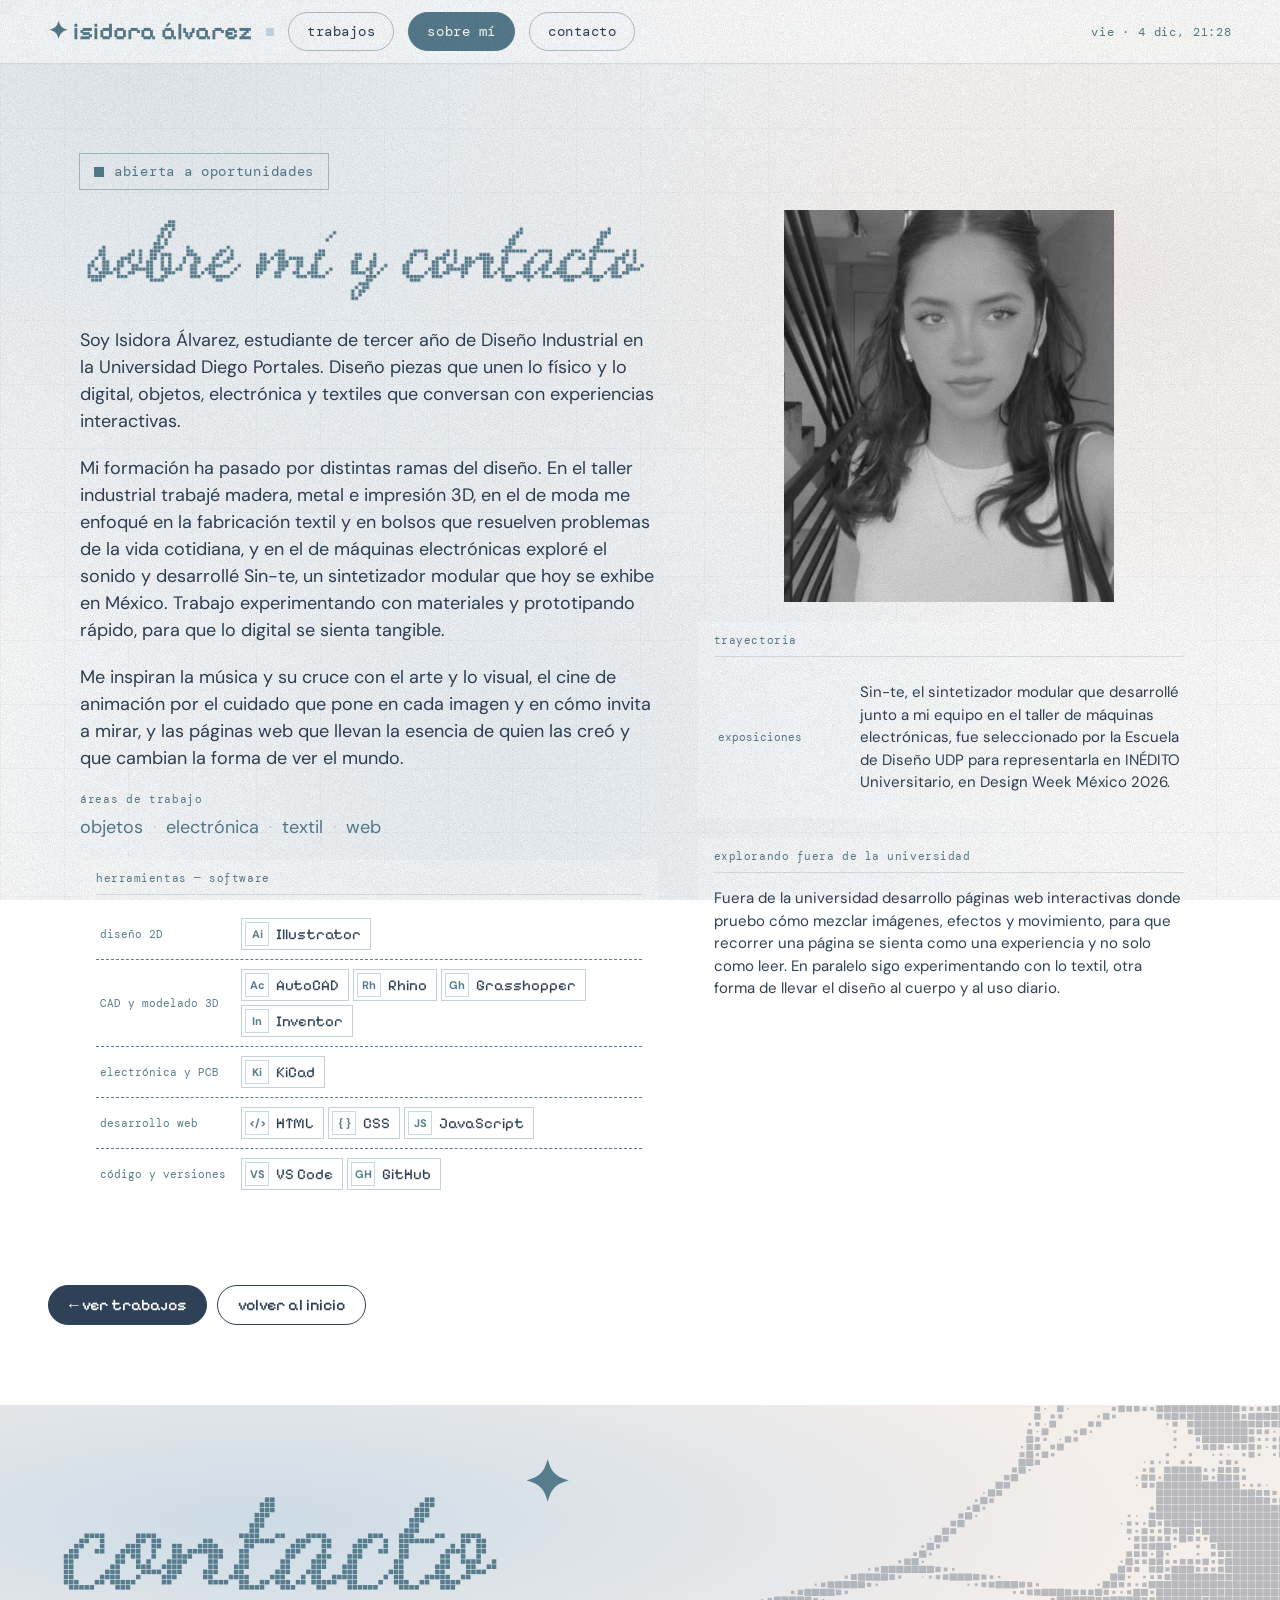
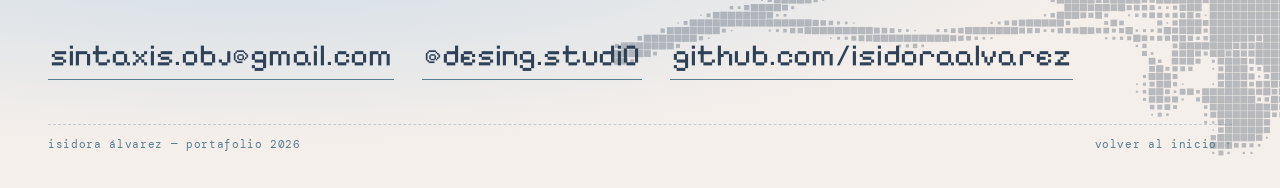
<file: sobre-mi.html>
<!doctype html>
<html lang="es">
<head>
  <meta charset="utf-8">
  <meta name="viewport" content="width=device-width, initial-scale=1">
  <title>Sobre mí — Isidora Álvarez</title>
  <meta name="description" content="Sobre mí: Isidora Álvarez, diseñadora industrial. Trayectoria, herramientas y contacto.">

  <link rel="preconnect" href="https://fonts.googleapis.com">
  <link rel="preconnect" href="https://fonts.gstatic.com" crossorigin>
  <link href="https://fonts.googleapis.com/css2?family=DM+Mono:wght@400;500&family=DM+Sans:opsz,wght@9..40,400;9..40,500;9..40,700&family=Pixelify+Sans:wght@400..700&family=Dancing+Script:wght@700&display=swap" rel="stylesheet">

  <link rel="stylesheet" href="style.css">

  <script>document.documentElement.classList.add("js");</script>
  <script defer src="script.js"></script>
</head>
<body>

  <canvas id="rastro" class="rastro" aria-hidden="true"></canvas>

  <!-- ===== 1. Barra superior ===== -->
  <header class="barra">
    <nav class="tb tb--menu" aria-label="Principal">
      <a class="tb__logo" href="index.html">isidora álvarez</a>
      <span class="tb__sep" aria-hidden="true"></span>
      <a class="tb__link" href="index.html#trabajos">trabajos</a>
      <a class="tb__link activo" href="sobre-mi.html" aria-current="page">sobre mí</a>
      <a class="tb__link" href="#contacto" data-seccion="contacto">contacto</a>
      <span class="tb__espacio"></span>
      <time class="tb__reloj" data-reloj></time>
    </nav>
  </header>

  <main class="pagina-sobre">

    <!-- ===== 4. About Me ===== -->
    <section class="seccion sobre" id="sobre-mi">

      <article class="win win--about revelar" data-arrastrable>
        <div class="tb"><span class="tb__titulo">sobre-mi</span><span class="tb__botones" aria-hidden="true"><i></i><i></i><i></i></span></div>
        <div class="about">
          <div class="about__col">
            <span class="pill"><span class="pill__punto"></span>abierta a oportunidades</span>
            <h1 class="titulo-l"><span data-puntos>sobre mí y contacto</span></h1>
            <p class="cuerpo bio__mas">Soy Isidora Álvarez, estudiante de tercer año de Diseño Industrial en la Universidad Diego Portales. Diseño piezas que unen lo físico y lo digital, objetos, electrónica y textiles que conversan con experiencias interactivas.</p>
            <p class="cuerpo bio__mas">Mi formación ha pasado por distintas ramas del diseño. En el taller industrial trabajé madera, metal e impresión 3D, en el de moda me enfoqué en la fabricación textil y en bolsos que resuelven problemas de la vida cotidiana, y en el de máquinas electrónicas exploré el sonido y desarrollé Sin-te, un sintetizador modular que hoy se exhibe en México. Trabajo experimentando con materiales y prototipando rápido, para que lo digital se sienta tangible.</p>
            <p class="cuerpo bio__mas">Me inspiran la música y su cruce con el arte y lo visual, el cine de animación por el cuidado que pone en cada imagen y en cómo invita a mirar, y las páginas web que llevan la esencia de quien las creó y que cambian la forma de ver el mundo.</p>

            <div class="bloque-tools">
              <p class="mono">áreas de trabajo</p>
              <p class="areas">objetos <span aria-hidden="true">·</span> electrónica <span aria-hidden="true">·</span> textil <span aria-hidden="true">·</span> web</p>
            </div>

            <div class="win win--interna win--herramientas">
              <div class="tb"><span class="tb__titulo">herramientas — software</span></div>
              <div class="win__cuerpo win__cuerpo--filas">
                <div class="contacto">
                  <span class="contacto__etq">diseño 2D</span>
                  <ul class="software">
                    <li><i class="ico" aria-hidden="true">Ai</i>Illustrator</li>
                  </ul>
                </div>
                <div class="contacto">
                  <span class="contacto__etq">CAD y modelado 3D</span>
                  <ul class="software">
                    <li><i class="ico" aria-hidden="true">Ac</i>AutoCAD</li>
                    <li><i class="ico" aria-hidden="true">Rh</i>Rhino</li>
                    <li><i class="ico" aria-hidden="true">Gh</i>Grasshopper</li>
                    <li><i class="ico" aria-hidden="true">In</i>Inventor</li>
                  </ul>
                </div>
                <div class="contacto">
                  <span class="contacto__etq">electrónica y PCB</span>
                  <ul class="software">
                    <li><i class="ico" aria-hidden="true">Ki</i>KiCad</li>
                  </ul>
                </div>
                <div class="contacto">
                  <span class="contacto__etq">desarrollo web</span>
                  <ul class="software">
                    <li><i class="ico" aria-hidden="true">&lt;/&gt;</i>HTML</li>
                    <li><i class="ico" aria-hidden="true">{ }</i>CSS</li>
                    <li><i class="ico" aria-hidden="true">JS</i>JavaScript</li>
                  </ul>
                </div>
                <div class="contacto">
                  <span class="contacto__etq">código y versiones</span>
                  <ul class="software">
                    <li><i class="ico" aria-hidden="true">VS</i>VS Code</li>
                    <li><i class="ico" aria-hidden="true">GH</i>GitHub</li>
                  </ul>
                </div>
              </div>
            </div>
          </div>

          <div class="about__col">
            <figure class="perfil">
              <img src="imagenes/ui/foto-perfil.jpg" alt="Foto de Isidora Álvarez" width="835" height="476" style="object-position: 56% 30%">
            </figure>
            <div class="win win--interna">
              <div class="tb"><span class="tb__titulo">trayectoria</span></div>
              <div class="win__cuerpo win__cuerpo--filas">
                <div class="contacto"><span class="contacto__etq">exposiciones</span><p class="cuerpo-s">Sin-te, el sintetizador modular que desarrollé junto a mi equipo en el taller de máquinas electrónicas, fue seleccionado por la Escuela de Diseño UDP para representarla en INÉDITO Universitario, en Design Week México 2026.</p></div>
              </div>
            </div>
            <div class="win win--interna">
              <div class="tb"><span class="tb__titulo">explorando fuera de la universidad</span></div>
              <div class="win__cuerpo"><p class="cuerpo-s">Fuera de la universidad desarrollo páginas web interactivas donde pruebo cómo mezclar imágenes, efectos y movimiento, para que recorrer una página se sienta como una experiencia y no solo como leer. En paralelo sigo experimentando con lo textil, otra forma de llevar el diseño al cuerpo y al uso diario.</p></div>
            </div>
          </div>
        </div>
      </article>
    </section>

    <nav class="pagina-sobre__nav" aria-label="Seguir navegando">
      <a class="btn btn--primario" href="index.html#trabajos">← ver trabajos</a>
      <a class="btn btn--secundario" href="index.html">volver al inicio</a>
    </nav>
  </main>

  <footer class="pie" id="contacto">
    <div class="follaje follaje--pie" data-follaje="120x50" aria-hidden="true"></div>
    <p class="pie__grande"><span data-puntos>contacto</span><span class="pie__estrella">✦</span></p>
    <div class="pie__idea">
      <button class="btn btn--primario" type="button" aria-expanded="false" aria-controls="idea-opciones" data-idea>¿tienes una idea? hablemos →</button>
      <div class="idea__opciones" id="idea-opciones" hidden>
        <a class="btn btn--secundario" href="https://mail.google.com/mail/?view=cm&amp;fs=1&amp;to=sintaxis.obj@gmail.com&amp;su=Tengo%20una%20idea" target="_blank" rel="noopener">escribir por Gmail</a>
        <a class="btn btn--secundario" href="https://ig.me/m/desing.studi0" target="_blank" rel="noopener">mensaje por Instagram</a>
        <button class="btn btn--secundario" type="button" data-copiar="sintaxis.obj@gmail.com">copiar correo</button>
      </div>
    </div>    <div class="pie__datos">
      <a href="mailto:sintaxis.obj@gmail.com">sintaxis.obj@gmail.com</a>
      <a href="https://www.instagram.com/desing.studi0/" target="_blank" rel="noopener">@desing.studi0</a>
      <a href="https://github.com/isidoraalvarez" target="_blank" rel="noopener">github.com/isidoraalvarez</a>
    </div>
    <div class="pie__fila">
      <p class="mono">Isidora Álvarez — portafolio 2026</p>
      <a class="mono pie__arriba" href="index.html">volver al inicio ↑</a>
    </div>
  </footer>

</body>
</html>
</file>
<file: style.css>
/* Portafolio Isidora Álvarez 2026 */

/* ---------- 01. Tokens ---------- */
:root {
  --marino: #2F4156;
  --rey: #567C8D;
  --medio: #567C8D;
  --claro: #C8D9E6;
  --tormenta: var(--rey);
  --pavimento: var(--claro);
  --f-pixel: "Pixelify Sans", "DM Mono", monospace;
  --f-script: "Instrument Serif", Georgia, serif;
  --f-sans: "DM Sans", system-ui, sans-serif;
  --f-mono: "DM Mono", ui-monospace, monospace;
  --margen: 48px;
  --ease: cubic-bezier(.2, .8, .2, 1);
  --rapido: 220ms;
  --pixel: #567C8D;
  --oxford: #2F4156;
  --acero: #567C8D;
  --escarcha: #C8D9E6;
  --secreto: #C8D9E6;
  --celeste: #C8D9E6;
  --lavanda: #C8D9E6;
  --papel: #FFFFFF;
  --luna: #F5EFEB;
  --sombra: 0 24px 60px rgba(47, 65, 86, .12);
  --sombra-h: 0 30px 70px rgba(47, 65, 86, .18);
  --alto-header: 64px;
}

/* ---------- 02. Base ---------- */
*, *::before, *::after { box-sizing: border-box; }
html {
  scroll-behavior: smooth;
  scroll-padding-top: calc(var(--alto-header) + 16px);
  -webkit-text-size-adjust: 100%;
  text-size-adjust: 100%;
  cursor: auto;
}
html.con-modal { overflow: hidden; }
body {
  margin: 0;
  color: var(--oxford);
  font-family: var(--f-sans);
  font-size: 17px;
  line-height: 1.5;
  -webkit-font-smoothing: antialiased;
  overflow-x: hidden;
}
/* Grano fotocopia */
body::after {
  content: "";
  position: fixed;
  inset: 0;
  z-index: 300;
  pointer-events: none;
  background: url("data:image/svg+xml,%3Csvg xmlns='http://www.w3.org/2000/svg' width='180' height='180'%3E%3Cfilter id='n'%3E%3CfeTurbulence type='fractalNoise' baseFrequency='1.1' numOctaves='2' stitchTiles='stitch'/%3E%3CfeColorMatrix values='0 0 0 0 0 0 0 0 0 0 0 0 0 0 0 0 0 0 1.4 -.3'/%3E%3C/filter%3E%3Crect width='100%25' height='100%25' filter='url(%23n)'/%3E%3C/svg%3E");
  mix-blend-mode: multiply;
  opacity: .12;
}
img { display: block; max-width: 100%; }
a { color: inherit; text-decoration: none; }
button { font: inherit; color: inherit; background: none; border: 0; padding: 0; }
a, button, [role="button"], .palabra-caja, .indice__fila, .acordeon__panel, label { cursor: pointer; }
h1, h2, h3, p, figure, ul, ol { margin: 0; padding: 0; }
ul, ol { list-style: none; }
:focus-visible { outline: 2px dashed var(--pixel); outline-offset: 3px; }
::selection { background: var(--pixel); color: var(--papel); }
.rastro { position: fixed; inset: 0; width: 100vw; height: 100vh; z-index: 60; pointer-events: none; }
/* Bloques de píxeles */
/* Follaje en trama de puntos */
.follaje { position: absolute; pointer-events: none; z-index: 0; color: var(--pixel); }
.follaje svg { width: 100%; height: 100%; display: block; }
.follaje circle, .follaje rect { fill: currentColor; }

/* ---------- 03. Tipografía ---------- */
.caja {
  display: inline-block;
  align-self: flex-start;
  padding: 3px 8px;
  background: var(--pixel);
  color: var(--papel);
  font-family: var(--f-mono);
  font-size: 12px;
  line-height: 1.25;
  letter-spacing: .04em;
  text-transform: lowercase;
}
.etiqueta, .mono {
  font-family: var(--f-mono);
  font-size: 11px;
  line-height: 1.3;
  letter-spacing: .06em;
  text-transform: lowercase;
  color: var(--acero);
}
.cuerpo { font-size: 18px; line-height: 1.5; }
.cuerpo-s { font-size: 15px; line-height: 1.5; }
.titulo-xl {
  font-family: var(--f-pixel);
  font-weight: 700;
  font-size: min(clamp(96px, 16vw, 250px), calc((100vw - 2 * var(--margen)) / 4.8));
  line-height: .8;
  letter-spacing: -.02em;
  text-align: center;
  color: var(--pixel);
  text-transform: none;
}
.titulo-l { font-family: var(--f-pixel); font-weight: 600; font-size: clamp(40px, 4.6vw, 70px); line-height: .9; }
.titulo-l em { font-family: var(--f-script); font-style: italic; font-weight: 400; text-transform: none; color: var(--oxford); }

/* ---------- 04. Barra superior ---------- */
.barra { position: sticky; top: 0; z-index: 100; }
.tb--menu {
  height: var(--alto-header);
  display: flex;
  align-items: center;
  padding: 0 var(--margen);
  font-family: var(--f-mono);
  letter-spacing: .06em;
}
.tb__logo { font-family: var(--f-pixel); font-weight: 600; letter-spacing: 0; }
.tb__link {
  transition: background var(--rapido), color var(--rapido);
  font-size: 14px;
  letter-spacing: .04em;
  padding: 8px 18px;
  border: 1px solid rgba(86, 124, 141, .45);
  border-radius: 999px;
}
.tb__espacio { flex: 1; }
.tb__reloj { white-space: nowrap; color: var(--acero); font-size: 12px; }

/* ---------- 05. Botones y pill ---------- */
.botones { display: flex; flex-wrap: wrap; gap: 10px; }
.btn {
  display: inline-flex;
  align-items: center;
  font-family: var(--f-pixel);
  font-size: 16px;
  font-weight: 500;
  line-height: 1;
  text-transform: lowercase;
  white-space: nowrap;
  transition: transform var(--rapido) steps(2), box-shadow var(--rapido) steps(2), background var(--rapido), color var(--rapido);
  border: 1px solid var(--oxford);
  border-radius: 999px;
  padding: 11px 20px;
}
.btn:active { transform: none; box-shadow: none; }
.btn--deshabilitado { opacity: .55; pointer-events: none; border-style: dashed; }
.pill {
  display: inline-flex;
  align-items: center;
  gap: 8px;
  align-self: flex-start;
  padding: 4px 10px;
  background: var(--pixel);
  color: var(--papel);
  font-family: var(--f-mono);
  font-size: 11px;
  letter-spacing: .05em;
  white-space: nowrap;
}
.pill__punto { width: 8px; height: 8px; animation: latido 1.6s steps(2) infinite; }
.ficha {
  padding: 4px 9px;
  border: 1px dashed var(--acero);
  font-family: var(--f-mono);
  font-size: 11px;
  color: var(--acero);
  transition: background var(--rapido), color var(--rapido), border-color var(--rapido);
}
.ficha:hover { background: var(--pixel); border-color: var(--pixel); border-style: solid; color: var(--papel); }

/* ---------- 06. Ventana (.win) ---------- */
.win {
  position: relative;
  display: flex;
  flex-direction: column;
  background: var(--papel);
  border: 2px solid var(--oxford);
  box-shadow: var(--sombra);
  transition: box-shadow var(--rapido) steps(2);
}
.tb__titulo {
  flex: 1;
  min-width: 0;
  font-family: var(--f-mono);
  font-size: 11px;
  letter-spacing: .05em;
  white-space: nowrap;
  overflow: hidden;
  text-overflow: ellipsis;
}
.tb__botones { gap: 4px; display: none; }
.tb__botones i { width: 10px; height: 10px; border: 2px solid var(--papel); }
.tb__botones i:last-child { background: var(--papel); }
.win.arrastrando { transition: none; box-shadow: var(--sombra-h); }
.win.arrastrando > .tb { cursor: grabbing; }
.win__cuerpo { display: flex; flex-direction: column; align-items: flex-start; gap: 12px; padding: 14px 16px; }

/* ---------- 07. Portada ---------- */
.portada {
  position: relative;
  display: flex;
  flex-direction: column;
  gap: 24px;
  padding: 26px var(--margen) 48px;
  min-height: calc(100svh - var(--alto-header));
  overflow: hidden;
  --opacidad-fondo: .32;
}
.portada > * { position: relative; z-index: 1; }
.cabecera { display: flex; flex-wrap: wrap; align-items: center; gap: 8px; }
.cabecera__fin { margin-left: auto; }
.portada__grid { flex: 1; display: grid; grid-template-columns: minmax(0, 1fr) 440px; align-items: end; gap: 24px; }
/* Titulo dinámico */
.titular { display: flex; flex-direction: column; font-weight: 400; white-space: nowrap; gap: 0; line-height: 1; }
.titular__hola { font-family: var(--f-script); font-style: italic; letter-spacing: -.03em; color: var(--oxford); }
.titular__hola::after {
  content: " ✦";
  font-size: .35em;
  vertical-align: super;
  color: var(--pixel);
  font-style: normal;
  display: none;
}
.titular__linea {
  font-family: var(--f-pixel);
  font-weight: 700;
  letter-spacing: -.01em;
  text-transform: uppercase;
  color: var(--pixel);
  font-size: clamp(54px, 6.6vw, 112px);
}
.titular__linea--2 { display: flex; align-items: flex-end; gap: .1em; }
.titular__rota { display: inline-flex; align-items: baseline; }
.portada__texto { align-self: start; display: flex; flex-direction: column; gap: 22px; padding-top: clamp(8px, 3vh, 36px); }
.portada__texto .portada__bajada { max-width: 560px; }
.palabra-caja { display: inline-block; padding: 0 .06em; cursor: pointer; transition: width .5s var(--ease); }
.palabra {
  display: inline-block;
  font-family: var(--f-script);
  font-style: italic;
  font-weight: 400;
  text-transform: none;
  transition: opacity .35s steps(3), filter .35s steps(3), transform .35s steps(3);
  color: var(--oxford);
  font-size: 1em;
}
.palabra.sale { opacity: 0; filter: blur(8px); transform: translateY(.15em); }
.palabra.entra { opacity: 0; filter: blur(8px); transform: translateY(-.15em); transition: none; }
/* Escenario */
.escenario {
  position: relative;
  height: 560px;
  display: flex;
  flex-direction: column;
  align-items: center;
  justify-content: flex-end;
}
.personaje { position: relative; align-self: flex-start; margin-left: 110px; outline-offset: 8px; z-index: 2; }
.personaje .pixel { display: block; width: 216px; height: auto; image-rendering: pixelated; }
/* Avatar pixel art: cuadros de animación */
.pixel__respira { animation: respirar 1.2s steps(1) infinite; }
.pixel__parpado, .pixel__boca, .pixel__pupilas--der, .pixel__brazo--saludoA, .pixel__brazo--saludoB, .pixel__brazo--apunta {
  display: none;
}
.pixel.parpadea .pixel__parpado { display: inline; }
.pixel.parpadea .pixel__pupilas { display: none; }
.pixel.mira-der .pixel__pupilas--izq { display: none; }
.pixel.mira-der:not(.parpadea) .pixel__pupilas--der { display: inline; }
.pixel.habla .pixel__boca { display: inline; }
.pixel.saluda .pixel__brazo--abajo, .pixel.apunta .pixel__brazo--abajo { display: none; }
.pixel.saluda .pixel__brazo--saludoA { display: inline; }
.pixel.saluda.ola-b .pixel__brazo--saludoA { display: none; }
.pixel.saluda.ola-b .pixel__brazo--saludoB { display: inline; }
.pixel.apunta .pixel__brazo--apunta { display: inline; }
/* Herramientas en Sobre mí */
.win--herramientas { z-index: 3; }
.win--herramientas:hover { box-shadow: 4px 4px 0 var(--escarcha); }
/* Globo */
.globo {
  position: absolute;
  z-index: 4;
  top: 0;
  left: 50%;
  max-width: min(240px, 70vw);
  padding: 7px 11px;
  background: var(--pixel);
  color: var(--papel);
  font-family: var(--f-pixel);
  font-size: 16px;
  line-height: 1.15;
  white-space: normal;
  opacity: 0;
  transform: translate(-10%, 8px);
  transition: opacity .2s steps(2), transform .2s steps(2);
  pointer-events: none;
}
.globo::after {
  content: "";
  position: absolute;
  left: 20px;
  bottom: -10px;
  width: 12px;
  height: 10px;
  background: var(--pixel);
  clip-path: polygon(0 0, 100% 0, 0 100%);
}
.globo.visible { opacity: 1; transform: translate(-10%, 0); }
.escenario .globo { top: 46px; }
.portada__bajada { max-width: 560px; }

/* ---------- 08. Trabajos ---------- */
.seccion { position: relative; padding: 72px var(--margen); }
.trabajos { overflow: clip; padding-bottom: 100px; }
/* Fondo de cuadritos, difuminado y suave, solo en trabajos */
.trabajos::before {
  content: "";
  position: absolute;
  inset: -24px;
  z-index: 0;
  pointer-events: none;
  background: url("imagenes/ui/fondo-trabajos-tronco.jpg") center / cover;
  opacity: .28;
}
.trabajos > .follaje--trabajos { position: absolute; left: -4%; top: 0; width: 40%; height: 340px; opacity: .2; }
.trabajos__cab {
  position: relative;
  z-index: 1;
  display: flex;
  flex-direction: column;
  align-items: center;
  gap: 14px;
  margin-bottom: 44px;
}
.indice { position: relative; z-index: 1; margin: 0 -16px; border-bottom: 1px dashed var(--acero); }
.indice__fila {
  position: relative;
  display: grid;
  grid-template-columns: 44px minmax(0, 1fr) 260px 60px 80px;
  align-items: center;
  gap: 16px;
  padding: 12px 16px;
  border-top: 1px dashed var(--acero);
  transition: background var(--rapido) steps(2), color var(--rapido) steps(2);
  border-top-color: rgba(86, 124, 141, .25);
}
.indice__item:first-child .indice__fila { border-top: 0; }
.indice__num { font-family: var(--f-pixel); font-size: 15px; color: var(--acero); }
.indice__titulo {
  font-family: var(--f-pixel);
  font-weight: 600;
  line-height: 1;
  color: var(--pixel);
  text-transform: none;
  font-size: clamp(34px, 4vw, 62px);
}
.indice__fila:hover .mono { color: var(--papel); }
.indice__abrir {
  justify-self: end;
  font-family: var(--f-mono);
  font-size: 11px;
  opacity: 0;
  transition: opacity var(--rapido) steps(2);
}
.indice__fila:hover .indice__abrir { opacity: 1; color: var(--papel); }

/* ---------- 09. About Me ---------- */
.sobre { padding-bottom: 110px; }
.about { display: grid; grid-template-columns: 1.15fr 1fr; gap: 40px; padding: 32px; align-items: start; }
.about__col { display: flex; flex-direction: column; gap: 20px; min-width: 0; }
.bio__mas { max-width: 620px; color: var(--oxford); }
.areas { font-size: 18px; line-height: 1.4; color: var(--pixel); }
.areas span { color: var(--claro); padding: 0 .25em; }
.bloque-tools { display: flex; flex-direction: column; gap: 8px; }
.win--interna { border-width: 1px; box-shadow: 4px 4px 0 var(--escarcha); }
.win__cuerpo--filas { gap: 0; align-items: stretch; }
.contacto {
  display: flex;
  align-items: center;
  gap: 12px;
  min-height: 40px;
  padding: 10px 4px;
  border-bottom: 1px dashed var(--acero);
}
.contacto:last-child { border-bottom: 0; }
.contacto__etq { flex: none; width: 130px; font-family: var(--f-mono); font-size: 11px; color: var(--acero); }
/* Lista de software */
.software { flex: 1; display: flex; flex-wrap: wrap; gap: 6px; }
/* íconos de cada software, logos no oficiales */
.ico {
  display: inline-grid;
  place-items: center;
  min-width: 24px;
  height: 24px;
  padding: 0 3px;
  background: var(--papel);
  color: var(--pixel);
  font-family: var(--f-sans);
  font-style: normal;
  font-weight: 700;
  font-size: 11px;
  letter-spacing: 0;
  box-shadow: inset 0 0 0 1px var(--claro);
}
.software li:hover .ico { color: var(--oxford); }
.perfil {
  margin-top: 56px;
  width: 100%;
  max-width: 330px;
  aspect-ratio: 32 / 38;
  display: grid;
  place-items: center;
  align-self: center;
  overflow: hidden;
}
.perfil img { width: 100%; height: 100%; object-fit: cover; object-position: 50% 50%; }
.notas { display: grid; grid-template-columns: 1fr 1fr; gap: 14px; }

/* ---------- 10. Pie ---------- */
.pie { position: relative; overflow: hidden; padding: 56px var(--margen) 36px; }
.pie > * { position: relative; z-index: 1; }
.pie > .follaje--pie {
  position: absolute;
  z-index: 0;
  right: -4%;
  top: 0;
  width: 56%;
  height: 100%;
  opacity: .3;
  color: var(--oxford);
}
.pie__grande {
  font-family: var(--f-pixel);
  font-weight: 700;
  font-size: clamp(64px, 11vw, 180px);
  line-height: .85;
  color: var(--pixel);
  font-style: normal;
  text-transform: none;
}
.pie__estrella { font-size: .4em; vertical-align: top; color: var(--acero); }
/* botón para escribirme */
.pie__idea { margin-top: 26px; display: none; }
body.en-contacto .pie__idea { display: block; }
.idea__opciones { display: flex; flex-wrap: wrap; gap: 10px; margin-top: 12px; }
.idea__opciones[hidden] { display: none; }
.pie__datos {
  display: flex;
  flex-wrap: wrap;
  gap: 10px 28px;
  margin-top: 22px;
  font-family: var(--f-pixel);
  font-size: clamp(20px, 2.4vw, 32px);
}
.pie__fila {
  display: flex;
  justify-content: space-between;
  flex-wrap: wrap;
  gap: 14px;
  margin-top: 44px;
  padding-top: 12px;
  border-top: 1px dashed var(--papel);
  border-top-color: rgba(86, 124, 141, .3);
}

/* ---------- 11. Detalle de proyecto ---------- */
.detalle { position: fixed; inset: 0; z-index: 200; display: grid; place-items: center; padding: 26px var(--margen); }
.detalle[hidden] { display: none; }
.detalle__fondo {
  position: absolute;
  inset: 0;
  background: repeating-conic-gradient(rgba(14, 27, 56, .5) 0 25%, transparent 0 50%) 0 0 / 4px 4px, rgba(14, 27, 56, .45);
  opacity: 0;
  transition: opacity .3s steps(4);
}
.win--detalle {
  width: min(1180px, 100%);
  max-height: calc(100svh - 52px);
  opacity: 0;
  transform: translateY(20px) scale(.97);
  transition: opacity .3s steps(4), transform .4s var(--ease);
}
.win--detalle:hover { box-shadow: var(--sombra); }
.detalle.abierto .detalle__fondo { opacity: 1; }
.detalle.abierto .win--detalle { opacity: 1; transform: none; }
.detalle__cuerpo {
  flex: 1;
  min-height: 0;
  overflow-y: auto;
  overscroll-behavior: contain;
  padding: 32px 40px 40px;
  gap: 0;
  align-items: stretch;
}
.detalle__cuerpo > * { flex-shrink: 0; }
.detalle__cab {
  display: flex;
  flex-direction: column;
  gap: 16px;
  padding-bottom: 22px;
  border-bottom: 2px solid var(--oxford);
  border-bottom-color: rgba(86, 124, 141, .3);
}
.detalle__destacado {
  align-self: flex-start;
  padding: 4px 10px;
  background: var(--pixel);
  color: var(--papel);
  font-size: 14px;
  font-weight: 500;
}
.detalle__destacado a { margin-left: 6px; text-decoration: underline; text-underline-offset: 3px; }
/* dentro de cada proyecto se usa una sola tipografía: DM Mono */
.win--detalle, .win--detalle * { font-family: var(--f-mono) !important; }
.win--detalle .detalle__titulo { font-weight: 500; letter-spacing: -.03em; }
.win--detalle .creditos__nombre { font-weight: 500; font-size: 20px; }
.detalle__ficha { display: flex; flex-direction: column; gap: 14px; }
.detalle__titulo {
  font-family: var(--f-pixel);
  font-weight: 700;
  font-size: clamp(46px, 6.6vw, 104px);
  line-height: .9;
  text-transform: uppercase;
  color: var(--pixel);
}
.metadatos { display: grid; grid-template-columns: repeat(4, 1fr); gap: 8px; }
.meta { display: flex; flex-direction: column; gap: 4px; padding: 8px 10px; border: 1px dashed var(--acero); }
.meta__valor { font-size: 15px; line-height: 1.3; }
.enlaces { display: flex; flex-wrap: wrap; gap: 10px; }
.enlaces:empty { display: none; }
.bloques { display: grid; grid-template-columns: repeat(3, 1fr); gap: 14px; margin-top: 30px; }
.bloque {
  display: flex;
  flex-direction: column;
  gap: 8px;
  padding: 12px 14px;
  border: 1px solid var(--oxford);
  background: var(--luna);
}
.bloque__etq { font-weight: 700; font-size: 13px; text-transform: lowercase; color: var(--pixel); }
.bloques .cuerpo-s, .bloque__etq { font-family: var(--f-sans); }
.detalle__seccion > .bloques { margin-top: 0; }
.detalle__seccion { display: flex; flex-direction: column; gap: 12px; margin-top: 36px; }
.detalle__seccion > .etiqueta { align-self: flex-start; padding: 3px 8px; background: var(--pixel); color: var(--papel); }
.video__marco { aspect-ratio: 16 / 9; background: var(--oxford); display: grid; place-items: center; }
.video__marco iframe, .video__marco video { width: 100%; height: 100%; border: 0; display: block; }
.video__marco .mono { color: var(--escarcha); }
/* videos propios: la ventana toma la forma del video, sin franjas */
.detalle__seccion .win:has(video), .detalle__seccion .win:has(.video__gif) {
  align-self: flex-start;
  width: fit-content;
  max-width: 100%;
}
.video__marco:has(video), .video__marco:has(.video__gif) { aspect-ratio: auto; display: block; background: none; }
.video__marco video, .video__gif { display: block; width: auto; height: auto; max-width: 100%; max-height: min(72vh, 640px); }
.detalle__seccion .win { max-width: 860px; }
/* Acordeón de proceso */
.acordeon { display: flex; gap: 6px; height: 460px; }
.acordeon__panel {
  position: relative;
  flex: 1 1 0;
  min-width: 44px;
  overflow: hidden;
  border: 2px solid var(--oxford);
  background: var(--oxford);
  transition: flex .55s var(--ease);
  border-color: transparent;
}
/* el panel abierto toma la proporción de su foto: sin márgenes */
.acordeon__panel.activo { flex: 0 0 min(calc(456px * var(--ratio, 1)), calc(100% - min((var(--n, 4) - 1) * 50px, 40%))); }
.acordeon--muchos { gap: 4px; }
.acordeon--muchos .acordeon__panel { min-width: 0; border-width: 1px; }
.acordeon--muchos .acordeon__panel:not(.activo) .acordeon__num { display: none; }
.acordeon--vacio .acordeon__panel.activo { flex: 7 1 0; }
.acordeon__panel img {
  position: absolute;
  inset: 0;
  width: 100%;
  height: 100%;
  object-fit: cover;
  object-position: 50% 50%;
  filter: grayscale(1) contrast(1.2);
  opacity: .65;
  transition: filter .3s steps(3), opacity .3s steps(3);
}
.acordeon__panel.activo img { filter: none; opacity: 1; }
.acordeon__num {
  position: absolute;
  left: 6px;
  bottom: 6px;
  padding: 3px 6px;
  background: var(--papel);
  color: var(--oxford) !important;
  writing-mode: vertical-rl;
  rotate: 180deg;
}
.acordeon__panel.activo .acordeon__num {
  writing-mode: horizontal-tb;
  rotate: 0deg;
  background: var(--pixel);
  color: var(--papel) !important;
}
.acordeon--vacio .acordeon__panel {
  background: url("data:image/svg+xml,%3Csvg xmlns='http://www.w3.org/2000/svg' width='7' height='7'%3E%3Crect x='2.2' y='2.2' width='2.6' height='2.6' fill='%23C8D9E6'/%3E%3C/svg%3E") 0 0 / 7px 7px, var(--luna);
  border-style: dashed;
}
.acordeon__vacio { position: absolute; inset: 0; display: grid; place-items: center; opacity: 0; transition: opacity .3s; }
.acordeon__panel.activo .acordeon__vacio { opacity: 1; }
/* Créditos */
.creditos__lista { display: flex; flex-direction: column; }
.creditos__fila {
  display: flex;
  flex-wrap: wrap;
  align-items: baseline;
  gap: 4px 12px;
  padding: 10px 0;
  border-bottom: 1px dashed var(--acero);
}
.creditos__fila .mono { min-width: 110px; flex: none; }
.creditos__nota { max-width: 640px; color: var(--acero); }
.creditos__nombre { font-family: var(--f-pixel); font-size: 24px; font-weight: 600; line-height: 1; color: var(--pixel); }
.creditos__sep { color: var(--acero); }
.creditos__link { font-family: var(--f-mono); font-size: 12px; color: var(--oxford); overflow-wrap: anywhere; }
a.creditos__link:hover { background: var(--pixel); color: var(--papel); }
.detalle__nav {
  display: flex;
  justify-content: space-between;
  gap: 10px;
  flex-wrap: wrap;
  margin-top: 36px;
  padding-top: 16px;
  border-top: 2px solid var(--oxford);
}

/* ---------- 12. Animaciones ---------- */
main { animation: entrar .5s steps(5) backwards; }
.js .revelar { opacity: 0; transform: translateY(20px); transition: opacity .6s steps(4), transform .6s steps(4); }
.js .revelar.visible { opacity: 1; transform: none; }
@keyframes entrar { from { opacity: 0; transform: translateY(12px); } to { opacity: 1; transform: none; } }
@keyframes latido { 0%, 100% { opacity: 1; } 50% { opacity: .15; } }
@keyframes deslizar { from { transform: translateX(0); } to { transform: translateX(-50%); } }
@keyframes respirar { 0% { transform: none; } 50% { transform: translateY(1px); } }

/* ---------- 13. Página Sobre mí ---------- */
.pagina-sobre .sobre { padding-top: 40px; padding-bottom: 40px; }
.pagina-sobre__nav { display: flex; flex-wrap: wrap; gap: 10px; padding: 0 var(--margen) 80px; }

/* ---------- 14. Estética actual: fondo, títulos pixelados y ajustes de cada sección ---------- */
body {
  background: radial-gradient(ellipse at 12% 8%, rgba(200, 217, 230, .45), transparent 50%),
    radial-gradient(ellipse at 88% 30%, rgba(245, 239, 235, .8), transparent 45%),
    radial-gradient(ellipse at 40% 85%, rgba(200, 217, 230, .35), transparent 55%),
    linear-gradient(rgba(86, 124, 141, .05) 1px, transparent 1px) 0 0 / 64px 64px,
    linear-gradient(90deg, rgba(86, 124, 141, .05) 1px, transparent 1px) 0 0 / 64px 64px,
    var(--papel);
  background-attachment: fixed;
}
/* títulos en cursiva de puntos */
.punteado { line-height: 1; max-width: 100%; }
.puntos {
  display: inline-block;
  vertical-align: bottom;
  max-width: 100%;
  height: auto;
  background: currentColor;
  -webkit-mask-repeat: no-repeat;
  mask-repeat: no-repeat;
  -webkit-mask-size: 100% 100%;
  mask-size: 100% 100%;
}
.solo-lector { position: absolute; width: 1px; height: 1px; overflow: hidden; clip: rect(0 0 0 0); white-space: nowrap; }
/* barra superior liviana */
.tb--menu {
  background: rgba(255, 255, 255, .72);
  -webkit-backdrop-filter: blur(10px);
  backdrop-filter: blur(10px);
  color: var(--oxford);
  border-bottom: 1px solid rgba(86, 124, 141, .18);
}
.tb__logo { color: var(--pixel); }
.tb__logo::before { content: "✦ "; color: var(--acero); }
.tb__sep { width: 8px; height: 8px; background: var(--escarcha); }
.tb__link:hover, .tb__link.activo { background: var(--pixel); color: var(--papel); border-color: var(--pixel); }
/* sin ventanas tipo sistema operativo: paneles planos y translúcidos */
.win, .win--interna {
  border: 0;
  background: rgba(255, 255, 255, .42);
  -webkit-backdrop-filter: blur(6px);
  backdrop-filter: blur(6px);
  box-shadow: none;
}
.win:hover { box-shadow: none; }
.win .tb {
  flex: none;
  display: flex;
  align-items: center;
  gap: 10px;
  user-select: none;
  height: auto;
  padding: 10px 0 8px;
  margin: 0 16px;
  background: transparent;
  color: var(--acero);
  border-bottom: 1px solid rgba(86, 124, 141, .2);
}
[data-arrastrable] > .tb { touch-action: none; cursor: inherit; }
.win--about { margin-top: 18px; background: transparent; -webkit-backdrop-filter: none; backdrop-filter: none; }
.win--about > .tb { display: none; }
.win--detalle { background: rgba(255, 255, 255, .96); box-shadow: var(--sombra); }
.win--detalle > .tb { margin: 0; padding: 12px 20px; }
.tb__cerrar {
  font-family: var(--f-mono);
  font-size: 11px;
  padding: 2px 7px;
  background: transparent;
  border: 1px solid var(--acero);
  color: var(--oxford);
}
.tb__cerrar:hover { background: var(--pixel); color: var(--papel); }
/* etiquetas y botones finos */
.caja, .pill { background: transparent; color: var(--pixel); outline: 1px solid rgba(86, 124, 141, .45); }
.pill__punto { background: var(--pixel); }
/* sobre mí: etiqueta y título más grandes */
.sobre .pill { font-size: 14px; padding: 7px 14px; gap: 10px; }
.sobre .pill__punto { width: 10px; height: 10px; }
.sobre .titulo-l { font-size: clamp(48px, 6.4vw, 104px); }
.btn:hover { transform: none; box-shadow: none; }
.btn--primario { background: var(--oxford); border-color: var(--oxford); color: var(--papel); }
.btn--primario:hover { background: var(--pixel); border-color: var(--pixel); box-shadow: none; }
.btn--secundario { color: var(--oxford); background: transparent; }
.btn--secundario:hover { background: var(--oxford); color: var(--papel); }
.titular__hola, .titular__linea { color: var(--pixel); text-transform: none; }
.titular__hola { font-size: clamp(110px, 14vw, 240px); }
/* líneas del titular más juntas */
.titular__linea { margin-top: -.24em; }
.portada > .shader-puntos {
  position: absolute;
  z-index: 0;
  inset: 0;
  width: 100%;
  height: 100%;
  pointer-events: none;
  opacity: .25;
}
.portada::before {
  content: "";
  position: absolute;
  inset: 0;
  z-index: 0;
  pointer-events: none;
  background: url("imagenes/ui/fondo-portada-pixel.png") center / cover no-repeat;
  image-rendering: pixelated;
  opacity: var(--opacidad-fondo);
}
.portada.con-shader::before { display: none; }
.portada > .shader-puntos.shader-foto { opacity: var(--opacidad-fondo); image-rendering: pixelated; }
/* velo blanco muy suave detrás del texto */
.portada::after {
  content: "";
  position: absolute;
  inset: 0;
  z-index: 0;
  pointer-events: none;
  background: linear-gradient(90deg, rgba(255, 255, 255, .5) 0%, rgba(255, 255, 255, .25) 36%, rgba(255, 255, 255, 0) 60%);
}
.portada .cabecera__fin { color: var(--oxford); }
.tb--menu { gap: 14px; font-size: 14px; }
.tb__logo { font-size: 24px; }
.indice__fila:hover, .indice__fila:focus-visible { background: rgba(200, 217, 230, .55); color: var(--oxford); }
.indice__fila:hover .indice__titulo { color: var(--pixel); }
.indice__fila:hover .mono, .indice__fila:hover .indice__abrir { color: var(--acero); }
/* filtros por categoría */
.filtros {
  position: relative;
  z-index: 1;
  display: flex;
  flex-wrap: wrap;
  justify-content: center;
  gap: 8px;
  margin: -24px 0 28px;
}
.filtro {
  font-family: var(--f-mono);
  font-size: 11px;
  letter-spacing: .06em;
  text-transform: lowercase;
  padding: 5px 12px;
  border: 1px solid rgba(86, 124, 141, .45);
  border-radius: 999px;
  background: transparent;
  color: var(--oxford);
  cursor: pointer;
  transition: background var(--rapido), color var(--rapido);
}
.filtro:hover, .filtro.activo { background: var(--pixel); border-color: var(--pixel); color: var(--papel); }
.indice__item[hidden] { display: none; }
/* vistas: la portada sola al entrar; trabajos y Sobre mí se ven al apretar sus botones */
body[data-vista="inicio"] #trabajos, body[data-vista="inicio"] #sobre-mi.seccion, body[data-vista="trabajos"] .portada, body[data-vista="trabajos"] #sobre-mi.seccion, body[data-vista="sobre-mi"] .portada, body[data-vista="sobre-mi"] #trabajos {
  display: none;
}
body[data-vista="trabajos"] #trabajos, body[data-vista="sobre-mi"] #sobre-mi.seccion {
  min-height: calc(100vh - var(--alto-header));
}
/* lista que se expande con la foto (adaptado de Skiper 53 · HoverExpand_002, Skiper UI) */
.trabajos .indice {
  display: flex;
  flex-direction: column;
  align-items: stretch;
  gap: 6px;
  max-width: 860px;
  margin: 0 auto;
  border: 0;
}
.trabajos .indice__item { list-style: none; }
.trabajos .indice__fila {
  position: relative;
  display: block;
  height: 64px;
  padding: 0;
  overflow: hidden;
  border: 1px solid rgba(86, 124, 141, .3);
  border-radius: 22px;
  background: var(--papel);
  color: var(--oxford);
  transition: height .3s ease-in-out, border-color .3s;
}
.trabajos .indice__fila:hover, .trabajos .indice__fila:focus-visible { background: var(--papel); }
.trabajos .indice__fila.activo { height: 380px; border-color: transparent; }
.indice__foto { position: absolute; inset: 0; width: 100%; height: 100%; object-fit: cover; opacity: 0; transition: opacity .3s; }
.indice__velo {
  position: absolute;
  inset: 0;
  opacity: 0;
  transition: opacity .3s;
  background: linear-gradient(to top, rgba(47, 65, 86, .72), rgba(47, 65, 86, 0) 55%);
}
.indice__fila.activo .indice__foto { opacity: 1; }
.indice__cab {
  position: absolute;
  left: 0;
  right: 0;
  bottom: 0;
  height: 62px;
  display: grid;
  grid-template-columns: 36px minmax(0, 1fr) auto 48px auto;
  align-items: center;
  gap: 16px;
  padding: 0 22px;
  transition: background .3s;
}
/* al abrirse, la foto queda arriba y el nombre en una banda blanca abajo, para que se lea */
.indice__fila.activo .indice__cab {
  background: rgba(255, 255, 255, .9);
  -webkit-backdrop-filter: blur(6px);
  backdrop-filter: blur(6px);
}
.trabajos .indice__titulo { font-size: clamp(28px, 3vw, 44px); color: var(--pixel); }
.trabajos .indice__abrir { opacity: 0; transition: opacity .3s; }
.indice__fila.activo .indice__abrir { opacity: 1; color: var(--pixel); }
/* detalle: la cursiva de puntos se mantiene en el título */
.win--detalle .detalle__titulo { color: var(--pixel); text-transform: none; }
.detalle__seccion > .etiqueta, .detalle__destacado {
  background: transparent;
  color: var(--pixel);
  outline: 1px solid rgba(86, 124, 141, .4);
}
.meta, .bloque { border-color: rgba(86, 124, 141, .3); background: rgba(255, 255, 255, .45); }
/* sobre mí */
.titulo-l { color: var(--pixel); text-transform: none; }
.software li {
  display: inline-flex;
  align-items: center;
  gap: 7px;
  padding: 3px 9px 3px 3px;
  font-family: var(--f-pixel);
  font-size: 15px;
  line-height: 1.2;
  transition: background var(--rapido) steps(2), color var(--rapido) steps(2);
  background: transparent;
  color: var(--oxford);
  outline: 1px solid rgba(86, 124, 141, .35);
}
.software li:hover { background: var(--pixel); color: var(--papel); }
.perfil {
  border: 0;
  box-shadow: none;
  background: url("data:image/svg+xml,%3Csvg xmlns='http://www.w3.org/2000/svg' width='7' height='7'%3E%3Crect x='2.4' y='2.4' width='2.2' height='2.2' fill='%23567C8D' fill-opacity='.35'/%3E%3C/svg%3E") 0 0 / 7px 7px, rgba(255, 255, 255, .4);
}
/* pie */
.pie {
  background: radial-gradient(ellipse at 20% 30%, rgba(200, 217, 230, .9), transparent 60%),
    radial-gradient(ellipse at 80% 70%, rgba(245, 239, 235, .9), transparent 60%),
    var(--luna);
  color: var(--oxford);
}
.pie__datos a { background: transparent; color: var(--oxford); border-bottom: 1px solid var(--acero); padding: 0 2px; }
.pie__datos a:hover { background: var(--pixel); color: var(--papel); }
.pie .mono { color: var(--acero); }
.pie__arriba:hover { color: var(--pixel); }

/* ---------- 15. Responsive: computador chico, tablet y celular ---------- */

/* computador chico */
@media (max-width: 1180px) {
  .portada__grid { grid-template-columns: minmax(0, 1fr) 380px; }
  .personaje .pixel { width: 180px; }
  .escenario { height: 500px; }
  .indice__fila { grid-template-columns: 36px minmax(0, 1fr) 200px 52px; }
  .indice__abrir { display: none; }
}

/* tablet */
@media (max-width: 900px) {
  .win--herramientas { margin-bottom: 96px; }
  :root { --margen: 26px; }
  .portada__grid { grid-template-columns: 1fr; }
  .escenario { height: 460px; }
  .indice__fila { grid-template-columns: 32px minmax(0, 1fr) 52px; }
  .indice__tipo { display: none; }
  .about { grid-template-columns: 1fr; padding: 22px; }
  .metadatos { grid-template-columns: repeat(2, 1fr); }
  .bloques { grid-template-columns: 1fr; }
  .acordeon { flex-direction: column; height: auto; }
  .acordeon__panel { flex: none; height: 54px; transition: height .5s var(--ease); }
  .acordeon--muchos .acordeon__panel:not(.activo) { height: 30px; }
  .acordeon__panel.activo { flex: none; height: auto; aspect-ratio: var(--ratio, 1); max-height: 78vh; }
  .acordeon--vacio .acordeon__panel.activo { height: 360px; aspect-ratio: auto; }
  .acordeon__num { writing-mode: horizontal-tb; rotate: 0deg; }
  .portada::after {
    background: linear-gradient(180deg, rgba(255, 255, 255, .5) 0%, rgba(255, 255, 255, .2) 40%, rgba(255, 255, 255, 0) 60%);
  }
}

/* celular */
@media (max-width: 640px) {
  .win--herramientas { margin-bottom: 90px; }
  .perfil { margin-top: 24px; }
  :root { --margen: 16px; --alto-header: 104px; }
  body { font-size: 16px; }
  .tb__link, .tb__sep { display: none; }
  .cabecera__fin { display: none; }
  .titular { white-space: normal; }
  .escenario { height: 420px; }
  .personaje .pixel { width: 150px; }
  .personaje { margin-left: 14px; }
  .cuerpo { font-size: 16px; }
  .titulo-xl { font-size: calc((100vw - 2 * var(--margen)) / 4.8); }
  .trabajos > .follaje--trabajos { width: 80%; height: 220px; }
  .indice__fila { padding: 12px 10px; }
  .indice { margin: 0 -10px; }
  .about { padding: 16px; gap: 24px; }
  .contacto { flex-wrap: wrap; row-gap: 4px; }
  .contacto__etq { width: 100%; }
  .notas { grid-template-columns: 1fr; }
  .detalle { padding: 8px; }
  .win--detalle { max-height: calc(100svh - 16px); }
  .detalle__cuerpo { padding: 20px 14px 26px; }
  .metadatos { grid-template-columns: 1fr 1fr; }
  .acordeon--vacio .acordeon__panel.activo { height: 280px; }
  .creditos__nombre { font-size: 20px; }
  .tb--menu {
    flex-wrap: wrap;
    height: auto;
    min-height: var(--alto-header);
    row-gap: 10px;
    padding-top: 10px;
    padding-bottom: 10px;
  }
  .tb__logo { font-size: 20px; order: 0; }
  .tb__espacio { order: 1; }
  .tb__reloj { order: 2; font-size: 11px; }
  .tb__link { display: inline-flex; justify-content: center; order: 3; flex: 1 1 28%; font-size: 13px; padding: 7px 10px; }
  .tb__sep { display: none; }
  .trabajos .indice__fila { height: 56px; border-radius: 18px; }
  .trabajos .indice__fila.activo { height: 260px; }
  .indice__cab { height: 54px; grid-template-columns: 26px minmax(0, 1fr) 40px; gap: 10px; padding: 0 14px; }
  .indice__cab .indice__tipo, .indice__cab .indice__abrir { display: none; }
  .trabajos .indice__titulo { font-size: 26px; }
  .titular__hola { font-size: 30vw; }
  .titular__linea { font-size: 13vw; }
  .indice__titulo { font-size: 34px; }
}

@media (prefers-reduced-motion: reduce) {
  html { scroll-behavior: auto; }
  *, *::before, *::after {
    animation-duration: .01ms !important;
    animation-iteration-count: 1 !important;
    transition-duration: .01ms !important;
  }
  .js .revelar { opacity: 1; transform: none; }
  .trabajos .indice__fila, .indice__foto, .indice__velo { transition: none; }
}
</file>
